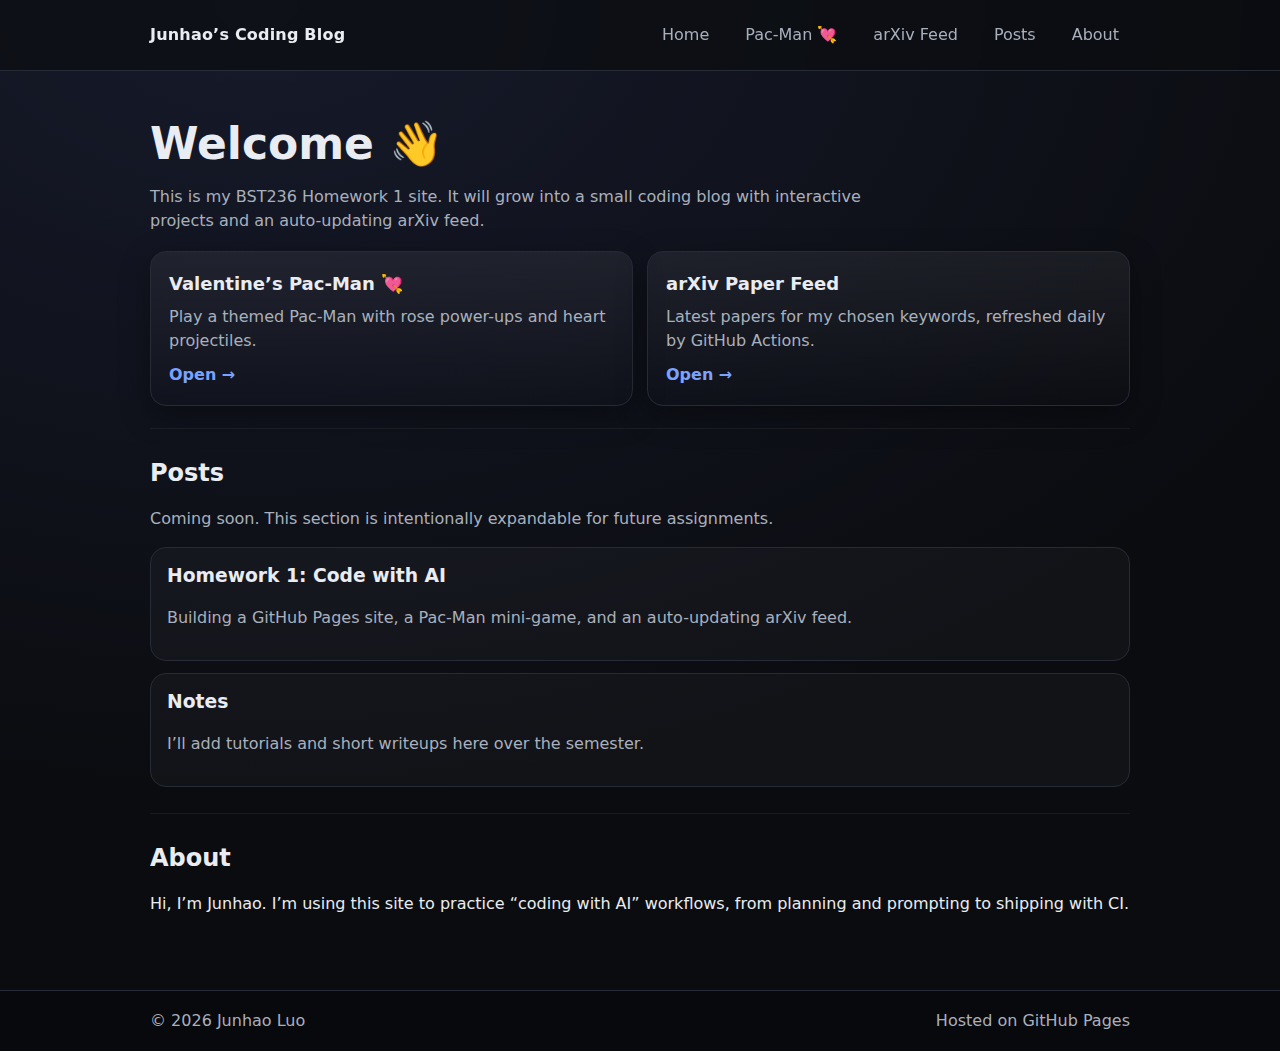
<file: index.html>
<!doctype html>
<html lang="en">
  <head>
    <meta charset="UTF-8" />
    <meta name="viewport" content="width=device-width, initial-scale=1" />
    <title>Junhao’s Coding Blog</title>
    <meta
      name="description"
      content="Junhao’s coding blog — BST236 Homework 1 website."
    />
    <link rel="stylesheet" href="assets/style.css" />
  </head>
  <body>
    <header class="site-header">
      <div class="container header-row">
        <a class="brand" href="./">Junhao’s Coding Blog</a>

        <nav class="nav">
          <a href="./">Home</a>
          <a href="./pacman.html">Pac-Man 💘</a>
          <a href="./arxiv.html">arXiv Feed</a>
          <a href="#posts">Posts</a>
          <a href="#about">About</a>
        </nav>
      </div>
    </header>

    <main class="container">
      <section class="hero">
        <h1>Welcome 👋</h1>
        <p>
          This is my BST236 Homework 1 site. It will grow into a small coding
          blog with interactive projects and an auto-updating arXiv feed.
        </p>

        <div class="cards">
          <a class="card" href="./pacman.html">
            <h2>Valentine’s Pac-Man 💘</h2>
            <p>Play a themed Pac-Man with rose power-ups and heart projectiles.</p>
            <span class="card-cta">Open →</span>
          </a>

          <a class="card" href="./arxiv.html">
            <h2>arXiv Paper Feed</h2>
            <p>Latest papers for my chosen keywords, refreshed daily by GitHub Actions.</p>
            <span class="card-cta">Open →</span>
          </a>
        </div>
      </section>

      <section id="posts" class="section">
        <h2>Posts</h2>
        <p class="muted">
          Coming soon. This section is intentionally expandable for future assignments.
        </p>

        <div class="post-list">
          <article class="post">
            <h3>Homework 1: Code with AI</h3>
            <p class="muted">
              Building a GitHub Pages site, a Pac-Man mini-game, and an auto-updating arXiv feed.
            </p>
          </article>

          <article class="post">
            <h3>Notes</h3>
            <p class="muted">
              I’ll add tutorials and short writeups here over the semester.
            </p>
          </article>
        </div>
      </section>

      <section id="about" class="section">
        <h2>About</h2>
        <p>
          Hi, I’m Junhao. I’m using this site to practice “coding with AI” workflows,
          from planning and prompting to shipping with CI.
        </p>
      </section>
    </main>

    <footer class="site-footer">
      <div class="container footer-row">
        <span class="muted">© <span id="year"></span> Junhao Luo</span>
        <span class="muted">Hosted on GitHub Pages</span>
      </div>
    </footer>

    <script src="assets/site.js"></script>
  </body>
</html>
</file>
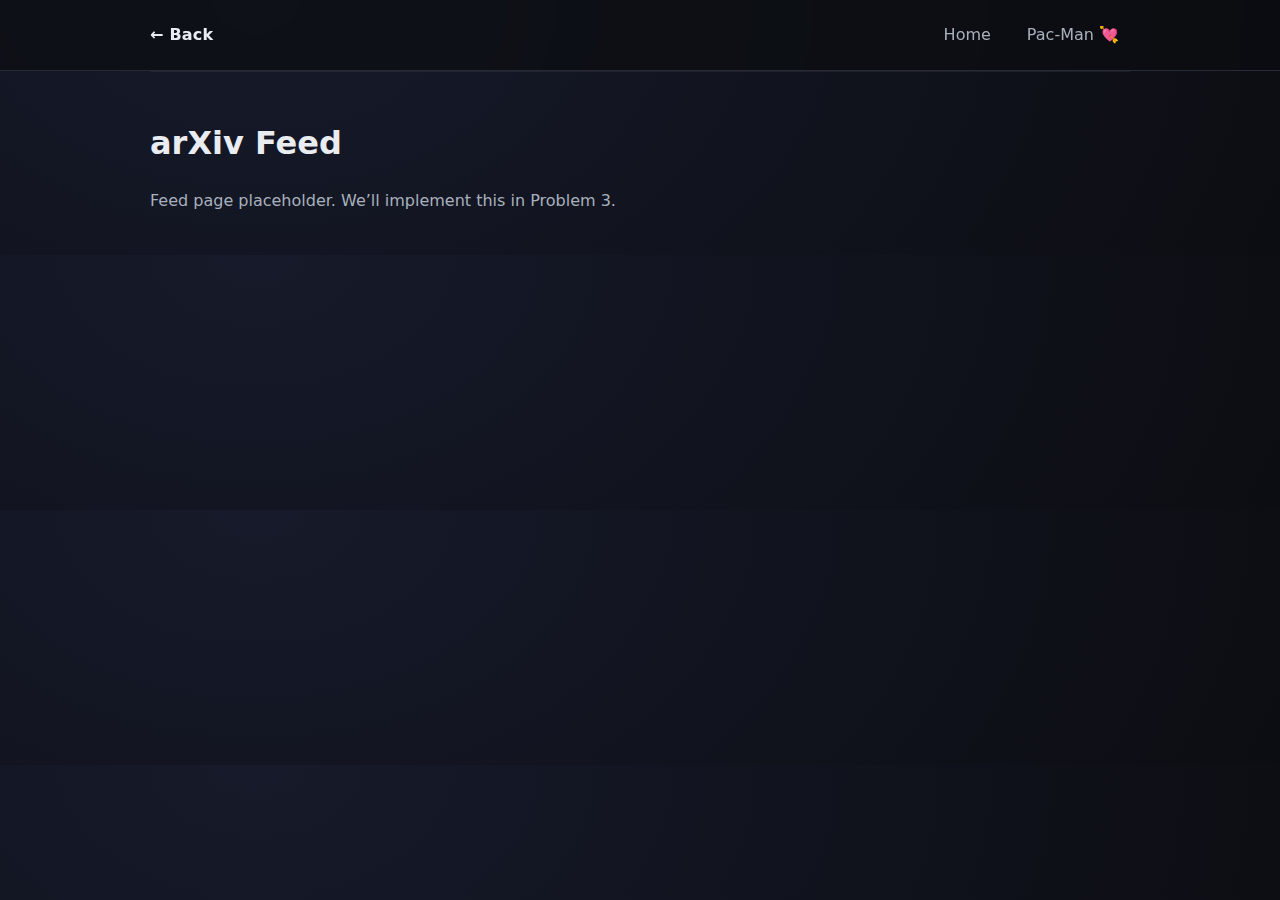
<file: arxiv.html>
<!doctype html>
<html lang="en">
  <head>
    <meta charset="UTF-8" />
    <meta name="viewport" content="width=device-width, initial-scale=1" />
    <title>arXiv Feed</title>
    <link rel="stylesheet" href="assets/style.css" />
  </head>
  <body>
    <header class="site-header">
      <div class="container header-row">
        <a class="brand" href="./">← Back</a>
        <nav class="nav">
          <a href="./">Home</a>
          <a href="./pacman.html">Pac-Man 💘</a>
        </nav>
      </div>
    </header>

    <main class="container section">
      <h1>arXiv Feed</h1>
      <p class="muted">Feed page placeholder. We’ll implement this in Problem 3.</p>
    </main>
  </body>
</html>
</file>
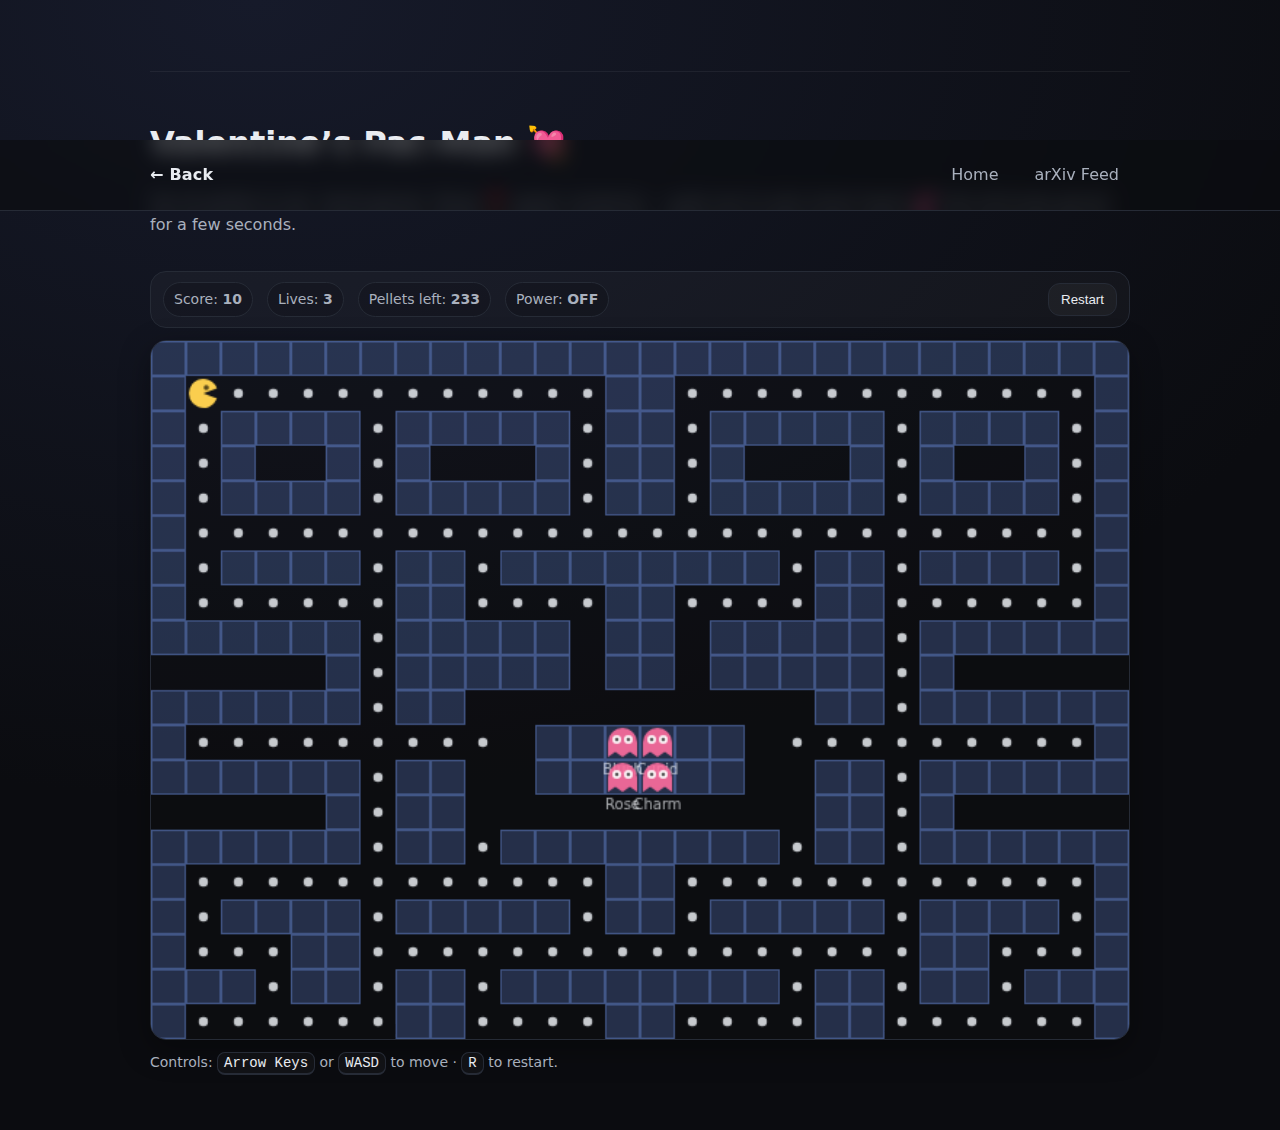
<file: pacman.html>
<!doctype html>
<html lang="en">
  <head>
    <meta charset="UTF-8" />
    <meta name="viewport" content="width=device-width, initial-scale=1" />
    <title>Valentine’s Pac-Man 💘</title>
    <link rel="stylesheet" href="assets/style.css" />
    <style>
      .game-wrap {
        display: grid;
        grid-template-columns: 1fr;
        gap: 12px;
        padding: 18px 0 30px;
      }
      .hud {
        display: flex;
        flex-wrap: wrap;
        gap: 10px 14px;
        align-items: center;
        justify-content: space-between;
        border: 1px solid var(--border);
        border-radius: var(--radius);
        background: rgba(255, 255, 255, 0.03);
        padding: 10px 12px;
      }
      .hud-left {
        display: flex;
        flex-wrap: wrap;
        gap: 10px 14px;
        align-items: center;
      }
      .pill {
        border: 1px solid var(--border);
        border-radius: 999px;
        padding: 6px 10px;
        color: var(--muted);
        background: rgba(0, 0, 0, 0.15);
        font-size: 14px;
      }
      .btn {
        border: 1px solid var(--border);
        border-radius: 12px;
        padding: 8px 12px;
        background: rgba(255, 255, 255, 0.04);
        color: var(--text);
        cursor: pointer;
      }
      .btn:hover {
        border-color: rgba(122, 162, 255, 0.6);
      }
      canvas {
        width: 100%;
        height: auto;
        border: 1px solid var(--border);
        border-radius: var(--radius);
        background: rgba(0, 0, 0, 0.25);
        box-shadow: var(--shadow);
      }
      .help {
        color: var(--muted);
        font-size: 14px;
      }
      .kbd {
        font-family: ui-monospace, SFMono-Regular, Menlo, Monaco, Consolas, "Liberation Mono",
          "Courier New", monospace;
        border: 1px solid var(--border);
        border-bottom-width: 2px;
        border-radius: 8px;
        padding: 2px 6px;
        color: var(--text);
        background: rgba(255, 255, 255, 0.03);
      }
    </style>
  </head>
  <body>
    <header class="site-header">
      <div class="container header-row">
        <a class="brand" href="./">← Back</a>
        <nav class="nav">
          <a href="./">Home</a>
          <a href="./arxiv.html">arXiv Feed</a>
        </nav>
      </div>
    </header>

    <main class="container">
      <section class="section">
        <h1>Valentine’s Pac-Man 💘</h1>
        <p class="muted">
          Eat all pellets to win. Avoid ghosts. Roses 🌹 spawn randomly — grab one to auto-shoot
          hearts 💕 that eliminate ghosts for a few seconds.
        </p>

        <div class="game-wrap">
          <div class="hud">
            <div class="hud-left">
              <span class="pill">Score: <strong id="score">0</strong></span>
              <span class="pill">Lives: <strong id="lives">3</strong></span>
              <span class="pill">Pellets left: <strong id="pellets">0</strong></span>
              <span class="pill">Power: <strong id="power">OFF</strong></span>
            </div>
            <div class="hud-right">
              <button class="btn" id="restart">Restart</button>
            </div>
          </div>

          <canvas id="game" width="672" height="480" aria-label="Pac-Man game canvas"></canvas>

          <div class="help">
            Controls:
            <span class="kbd">Arrow Keys</span> or <span class="kbd">WASD</span> to move ·
            <span class="kbd">R</span> to restart.
          </div>
        </div>
      </section>
    </main>

    <script src="assets/pacman.js"></script>
  </body>
</html>
</file>
<file: assets/style.css>
:root {
  --bg: #0b0c10;
  --panel: #12141a;
  --text: #e9ecf1;
  --muted: #a9b0bd;
  --link: #7aa2ff;
  --border: #262b36;
  --shadow: 0 10px 30px rgba(0, 0, 0, 0.35);
  --radius: 16px;
  --max: 980px;
}

* {
  box-sizing: border-box;
}

html,
body {
  margin: 0;
  padding: 0;
  background: radial-gradient(1200px 800px at 20% 0%, #161a2a, var(--bg));
  color: var(--text);
  font-family: ui-sans-serif, system-ui, -apple-system, Segoe UI, Roboto, Helvetica,
    Arial, "Apple Color Emoji", "Segoe UI Emoji";
  line-height: 1.5;
}

a {
  color: inherit;
  text-decoration: none;
}

.container {
  width: min(var(--max), calc(100% - 32px));
  margin: 0 auto;
}

.site-header {
  position: sticky;
  top: 0;
  backdrop-filter: blur(10px);
  background: rgba(11, 12, 16, 0.65);
  border-bottom: 1px solid var(--border);
  z-index: 10;
}

.header-row {
  display: flex;
  align-items: center;
  justify-content: space-between;
  gap: 16px;
  padding: 14px 0;
}

.brand {
  font-weight: 700;
  letter-spacing: 0.2px;
}

.nav {
  display: flex;
  gap: 14px;
  flex-wrap: wrap;
  justify-content: flex-end;
}

.nav a {
  padding: 8px 10px;
  border-radius: 10px;
  border: 1px solid transparent;
  color: var(--muted);
}

.nav a:hover {
  border-color: var(--border);
  color: var(--text);
  background: rgba(255, 255, 255, 0.04);
}

.hero {
  padding: 40px 0 22px;
}

.hero h1 {
  font-size: 44px;
  margin: 0 0 8px;
}

.hero p {
  margin: 0 0 18px;
  color: var(--muted);
  max-width: 70ch;
}

.cards {
  display: grid;
  grid-template-columns: repeat(2, minmax(0, 1fr));
  gap: 14px;
  margin-top: 18px;
}

.card {
  background: linear-gradient(180deg, rgba(255, 255, 255, 0.06), transparent);
  border: 1px solid var(--border);
  border-radius: var(--radius);
  padding: 18px;
  box-shadow: var(--shadow);
  transition: transform 0.15s ease, border-color 0.15s ease;
}

.card:hover {
  transform: translateY(-2px);
  border-color: rgba(122, 162, 255, 0.6);
}

.card h2 {
  margin: 0 0 8px;
  font-size: 18px;
}

.card p {
  margin: 0 0 10px;
  color: var(--muted);
}

.card-cta {
  color: var(--link);
  font-weight: 600;
}

.section {
  padding: 26px 0;
  border-top: 1px solid rgba(255, 255, 255, 0.06);
}

.section h2 {
  margin: 0 0 10px;
}

.muted {
  color: var(--muted);
}

.post-list {
  display: grid;
  gap: 12px;
  margin-top: 12px;
}

.post {
  border: 1px solid var(--border);
  border-radius: var(--radius);
  padding: 14px 16px;
  background: rgba(255, 255, 255, 0.03);
}

.post h3 {
  margin: 0 0 6px;
}

.site-footer {
  margin-top: 32px;
  border-top: 1px solid var(--border);
  background: rgba(0, 0, 0, 0.2);
}

.footer-row {
  display: flex;
  justify-content: space-between;
  gap: 12px;
  padding: 18px 0;
  flex-wrap: wrap;
}

@media (max-width: 780px) {
  .cards {
    grid-template-columns: 1fr;
  }
  .hero h1 {
    font-size: 36px;
  }
}
</file>
